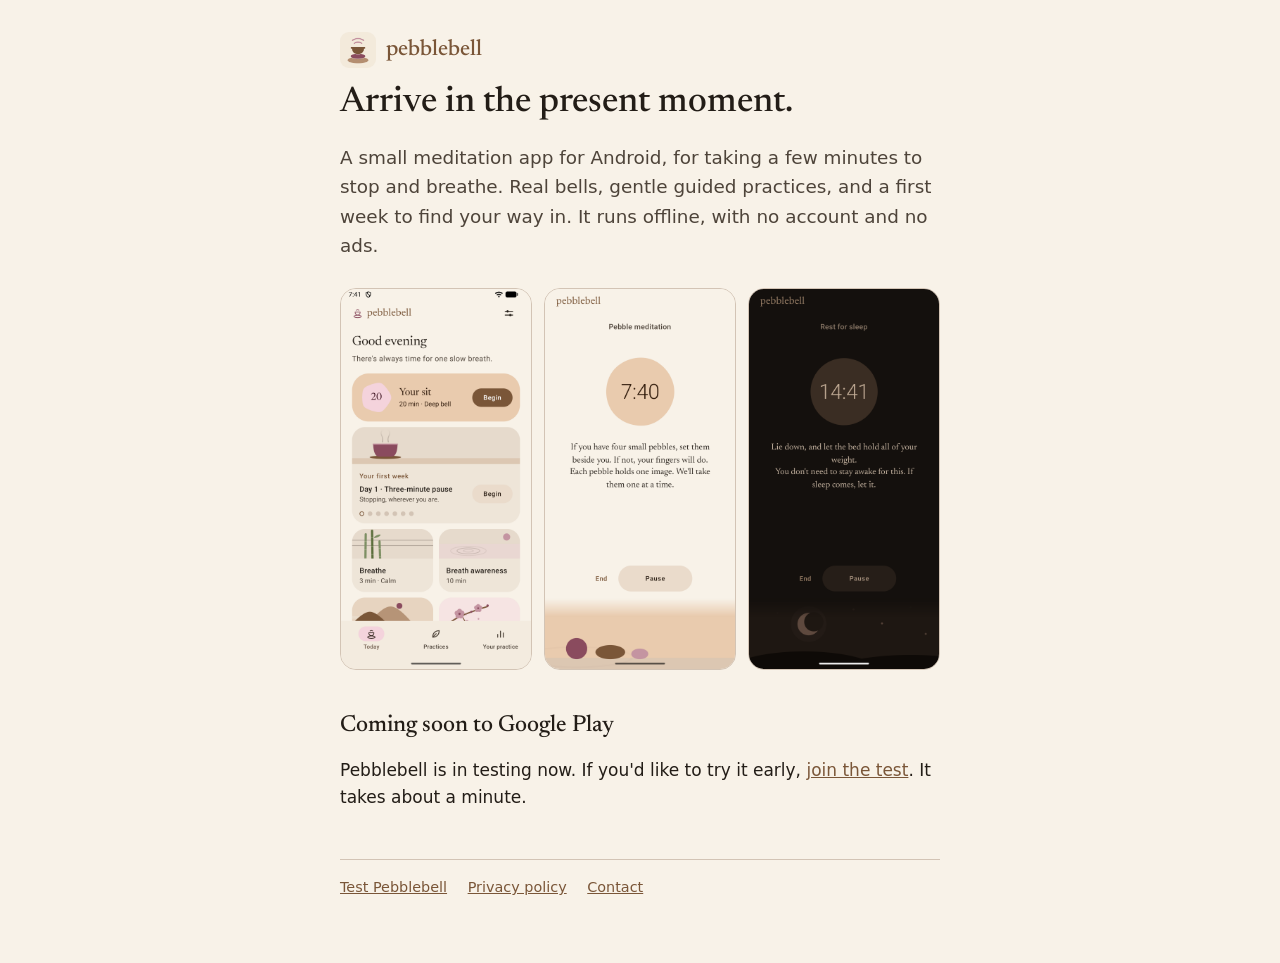
<file: index.html>
<!doctype html>
<html lang="en">
<head>
  <meta charset="utf-8">
  <meta name="viewport" content="width=device-width, initial-scale=1">
  <title>Pebblebell</title>
  <meta name="description" content="A simple meditation timer for Android, with real bells and gentle guided practices.">
  <link rel="icon" href="images/icon.png">
  <link rel="preconnect" href="https://fonts.googleapis.com">
  <link rel="preconnect" href="https://fonts.gstatic.com" crossorigin>
  <link rel="stylesheet" href="https://fonts.googleapis.com/css2?family=Newsreader:opsz,wght@6..72,500&display=swap">
  <link rel="stylesheet" href="style.css">
</head>
<body>
<main>
  <a class="brand" href="./"><img src="images/icon.png" alt=""><span class="wordmark">pebblebell</span></a>

  <h1>Arrive in the present moment.</h1>
  <p class="lead">
    A small meditation app for Android, for taking a few minutes to stop and breathe. Real bells,
    gentle guided practices, and a first week to find your way in. It runs offline, with no
    account and no ads.
  </p>

  <div class="shots">
    <img src="images/today.png" alt="The Today screen: your usual sit, the first week, and practice shortcuts">
    <img src="images/practice.png" alt="A guided practice in progress, with a breathing shape and a line of guidance">
    <img src="images/night.png" alt="A night sit, dark and dim">
  </div>

  <h2>Coming soon to Google Play</h2>
  <p>Pebblebell is in testing now. If you'd like to try it early,
    <a href="test/">join the test</a>. It takes about a minute.</p>

  <footer>
    <a href="test/">Test Pebblebell</a>
    <a href="privacy/">Privacy policy</a>
    <a href="mailto:pebblebell26@gmail.com">Contact</a>
  </footer>
</main>
</body>
</html>
</file>
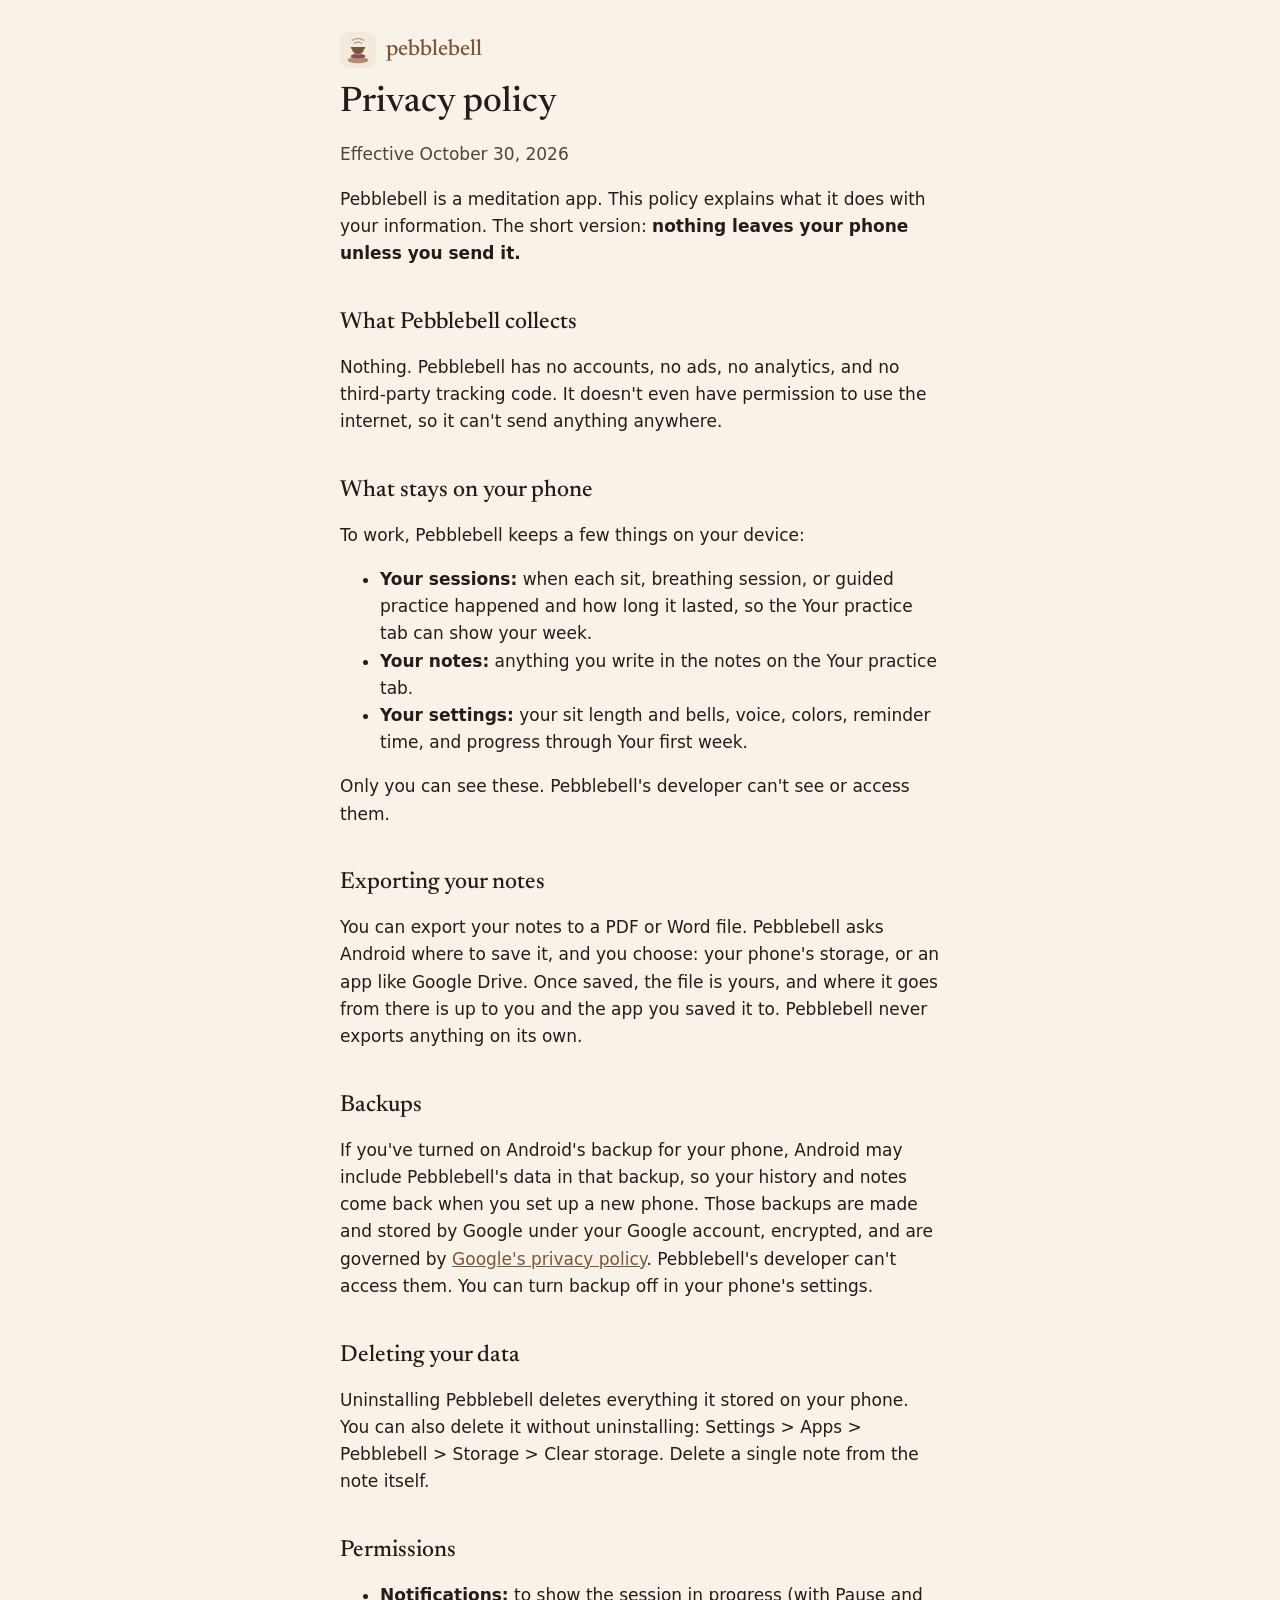
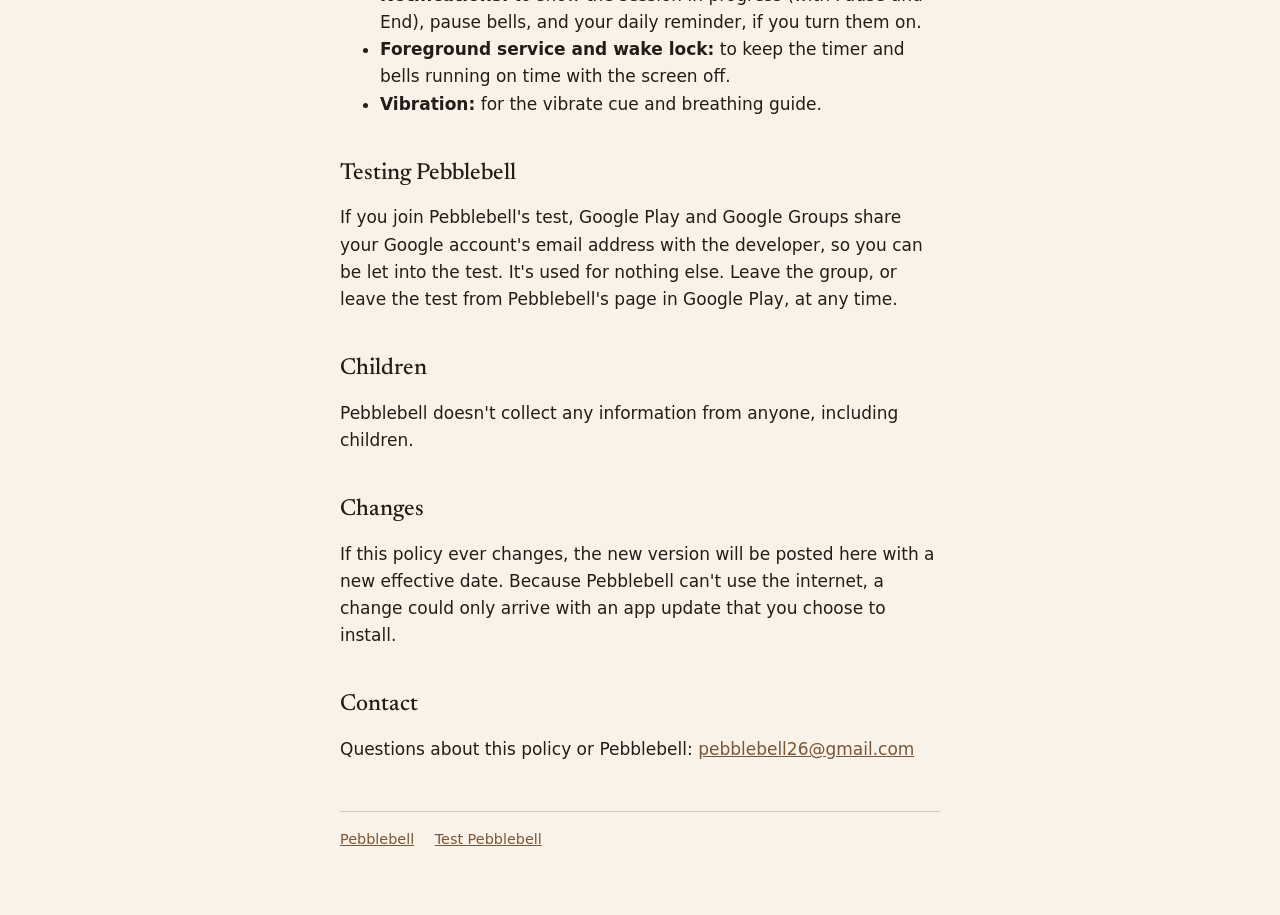
<file: privacy/index.html>
<!doctype html>
<html lang="en">
<head>
  <meta charset="utf-8">
  <meta name="viewport" content="width=device-width, initial-scale=1">
  <title>Pebblebell Privacy Policy</title>
  <meta name="description" content="Pebblebell collects nothing: no accounts, no ads, no analytics, and no internet access.">
  <link rel="icon" href="../images/icon.png">
  <link rel="preconnect" href="https://fonts.googleapis.com">
  <link rel="preconnect" href="https://fonts.gstatic.com" crossorigin>
  <link rel="stylesheet" href="https://fonts.googleapis.com/css2?family=Newsreader:opsz,wght@6..72,500&display=swap">
  <link rel="stylesheet" href="../style.css">
</head>
<body>
<main>
  <a class="brand" href="../"><img src="../images/icon.png" alt=""><span class="wordmark">pebblebell</span></a>

  <h1>Privacy policy</h1>
  <p class="muted">Effective October 30, 2026</p>

  <p>Pebblebell is a meditation app. This policy explains what it does with your information. The
    short version: <strong>nothing leaves your phone unless you send it.</strong></p>

  <h2>What Pebblebell collects</h2>
  <p>Nothing. Pebblebell has no accounts, no ads, no analytics, and no third-party tracking code.
    It doesn't even have permission to use the internet, so it can't send anything anywhere.</p>

  <h2>What stays on your phone</h2>
  <p>To work, Pebblebell keeps a few things on your device:</p>
  <ul>
    <li><strong>Your sessions:</strong> when each sit, breathing session, or guided practice
      happened and how long it lasted, so the Your practice tab can show your week.</li>
    <li><strong>Your notes:</strong> anything you write in the notes on the Your practice tab.</li>
    <li><strong>Your settings:</strong> your sit length and bells, voice, colors, reminder time,
      and progress through Your first week.</li>
  </ul>
  <p>Only you can see these. Pebblebell's developer can't see or access them.</p>

  <h2>Exporting your notes</h2>
  <p>You can export your notes to a PDF or Word file. Pebblebell asks Android where to save it,
    and you choose: your phone's storage, or an app like Google Drive. Once saved, the file is
    yours, and where it goes from there is up to you and the app you saved it to. Pebblebell
    never exports anything on its own.</p>

  <h2>Backups</h2>
  <p>If you've turned on Android's backup for your phone, Android may include Pebblebell's data in
    that backup, so your history and notes come back when you set up a new phone. Those backups
    are made and stored by Google under your Google account, encrypted, and are governed by
    <a href="https://policies.google.com/privacy">Google's privacy policy</a>. Pebblebell's
    developer can't access them. You can turn backup off in your phone's settings.</p>

  <h2>Deleting your data</h2>
  <p>Uninstalling Pebblebell deletes everything it stored on your phone. You can also delete it
    without uninstalling: Settings &gt; Apps &gt; Pebblebell &gt; Storage &gt; Clear storage.
    Delete a single note from the note itself.</p>

  <h2>Permissions</h2>
  <ul>
    <li><strong>Notifications:</strong> to show the session in progress (with Pause and End),
      pause bells, and your daily reminder, if you turn them on.</li>
    <li><strong>Foreground service and wake lock:</strong> to keep the timer and bells running on
      time with the screen off.</li>
    <li><strong>Vibration:</strong> for the vibrate cue and breathing guide.</li>
  </ul>

  <h2>Testing Pebblebell</h2>
  <p>If you join Pebblebell's test, Google Play and Google Groups share your Google account's
    email address with the developer, so you can be let into the test. It's used for nothing
    else. Leave the group, or leave the test from Pebblebell's page in Google Play, at any
    time.</p>

  <h2>Children</h2>
  <p>Pebblebell doesn't collect any information from anyone, including children.</p>

  <h2>Changes</h2>
  <p>If this policy ever changes, the new version will be posted here with a new effective date.
    Because Pebblebell can't use the internet, a change could only arrive with an app update that
    you choose to install.</p>

  <h2>Contact</h2>
  <p id="contact">Questions about this policy or Pebblebell: <a href="mailto:pebblebell26@gmail.com">pebblebell26@gmail.com</a></p>

  <footer>
    <a href="../">Pebblebell</a>
    <a href="../test/">Test Pebblebell</a>
  </footer>
</main>
</body>
</html>
</file>
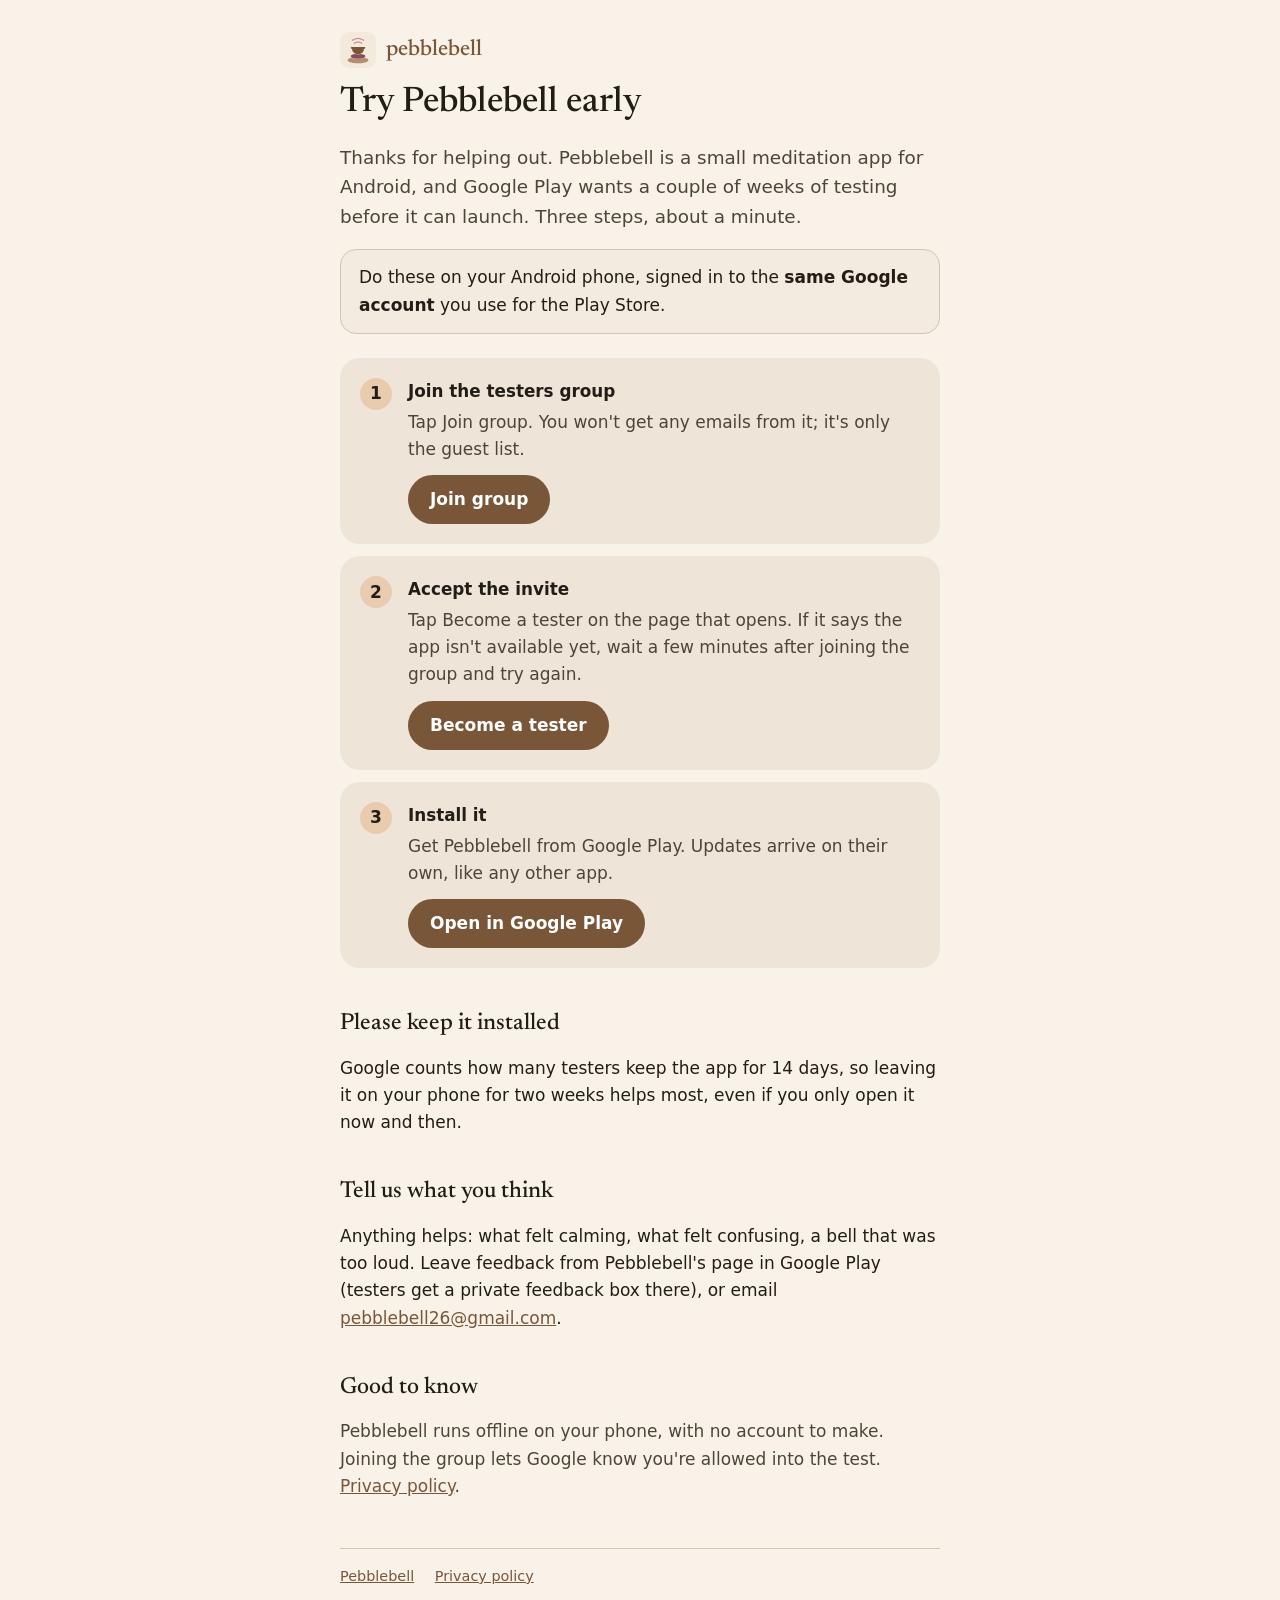
<file: test/index.html>
<!doctype html>
<html lang="en">
<head>
  <meta charset="utf-8">
  <meta name="viewport" content="width=device-width, initial-scale=1">
  <title>Test Pebblebell</title>
  <meta name="description" content="Try Pebblebell before it launches: join the test on Google Play in about a minute.">
  <link rel="icon" href="../images/icon.png">
  <link rel="preconnect" href="https://fonts.googleapis.com">
  <link rel="preconnect" href="https://fonts.gstatic.com" crossorigin>
  <link rel="stylesheet" href="https://fonts.googleapis.com/css2?family=Newsreader:opsz,wght@6..72,500&display=swap">
  <link rel="stylesheet" href="../style.css">
</head>
<body>
<main>
  <a class="brand" href="../"><img src="../images/icon.png" alt=""><span class="wordmark">pebblebell</span></a>

  <h1>Try Pebblebell early</h1>
  <p class="lead">
    Thanks for helping out. Pebblebell is a small meditation app for Android, and Google Play
    wants a couple of weeks of testing before it can launch. Three steps, about a minute.
  </p>

  <p class="note">
    Do these on your Android phone, signed in to the <strong>same Google account</strong> you use
    for the Play Store.
  </p>

  <ol class="steps">
    <li>
      <h3>Join the testers group</h3>
      <p>Tap Join group. You won't get any emails from it; it's only the guest list.</p>
      <p><a class="button" href="https://groups.google.com/g/pebblebell-testers">Join group</a></p>
    </li>
    <li>
      <h3>Accept the invite</h3>
      <p>Tap Become a tester on the page that opens. If it says the app isn't available yet, wait
        a few minutes after joining the group and try again.</p>
      <p><a class="button" href="https://play.google.com/apps/testing/io.github.coltonphass.pebblebell">Become a tester</a></p>
    </li>
    <li>
      <h3>Install it</h3>
      <p>Get Pebblebell from Google Play. Updates arrive on their own, like any other app.</p>
      <p><a class="button" href="https://play.google.com/store/apps/details?id=io.github.coltonphass.pebblebell">Open in Google Play</a></p>
    </li>
  </ol>

  <h2>Please keep it installed</h2>
  <p>Google counts how many testers keep the app for 14 days, so leaving it on your phone for two
    weeks helps most, even if you only open it now and then.</p>

  <h2>Tell us what you think</h2>
  <p>Anything helps: what felt calming, what felt confusing, a bell that was too loud. Leave
    feedback from Pebblebell's page in Google Play (testers get a private feedback box there), or
    email <a href="mailto:pebblebell26@gmail.com">pebblebell26@gmail.com</a>.</p>

  <h2>Good to know</h2>
  <p class="muted">Pebblebell runs offline on your phone, with no account to make. Joining the
    group lets Google know you're allowed into the test. <a href="../privacy/">Privacy policy</a>.</p>

  <footer>
    <a href="../">Pebblebell</a>
    <a href="../privacy/">Privacy policy</a>
  </footer>
</main>
</body>
</html>
</file>
<file: style.css>
/* Pebblebell's site, in the app's Earth colors. */
:root {
  --bg: #f8f2e8;
  --surface: #eee5d8;
  --surface-low: #f3ebdf;
  --text: #231d17;
  --muted: #4e443a;
  --primary: #7a5638;
  --on-primary: #ffffff;
  --primary-container: #e9cbae;
  --outline: #d3c4b5;
  --accent: #8a4b5e;
}

@media (prefers-color-scheme: dark) {
  :root {
    --bg: #1a1511;
    --surface: #27201a;
    --surface-low: #201a15;
    --text: #ede0d4;
    --muted: #d3c4b5;
    --primary: #e3be9c;
    --on-primary: #432b15;
    --primary-container: #5c3f25;
    --outline: #50453b;
    --accent: #f0b6c7;
  }
}

* { box-sizing: border-box; }

html { -webkit-text-size-adjust: 100%; }

body {
  margin: 0;
  background: var(--bg);
  color: var(--text);
  font: 17px/1.6 system-ui, -apple-system, "Segoe UI", Roboto, sans-serif;
}

main {
  max-width: 640px;
  margin: 0 auto;
  padding: 32px 20px 64px;
}

h1, h2, .wordmark {
  font-family: "Newsreader", Georgia, serif;
  font-weight: 500;
  line-height: 1.2;
}

h1 { font-size: 2.2rem; margin: 0.4em 0 0.3em; }
h2 { font-size: 1.45rem; margin: 1.8em 0 0.4em; }

a { color: var(--primary); }

.brand {
  display: flex;
  align-items: center;
  gap: 10px;
  text-decoration: none;
  color: var(--primary);
}
.brand img { width: 36px; height: 36px; border-radius: 9px; }
.wordmark { font-size: 1.4rem; }

.lead { font-size: 1.15rem; color: var(--muted); }
.muted { color: var(--muted); }

.steps { list-style: none; padding: 0; margin: 24px 0; counter-reset: step; }
.steps li {
  counter-increment: step;
  background: var(--surface);
  border-radius: 20px;
  padding: 20px 20px 20px 68px;
  margin-bottom: 12px;
  position: relative;
}
.steps li::before {
  content: counter(step);
  position: absolute;
  left: 20px;
  top: 20px;
  width: 32px;
  height: 32px;
  border-radius: 50%;
  background: var(--primary-container);
  color: var(--text);
  display: grid;
  place-items: center;
  font-weight: 600;
}
.steps h3 { margin: 0 0 4px; font-size: 1.05rem; }
.steps p { margin: 0 0 12px; color: var(--muted); }
.steps p:last-child { margin-bottom: 0; }

.button {
  display: inline-block;
  background: var(--primary);
  color: var(--on-primary);
  text-decoration: none;
  font-weight: 600;
  padding: 11px 22px;
  border-radius: 999px;
}
.button:focus-visible { outline: 3px solid var(--accent); outline-offset: 2px; }

.note {
  background: var(--surface-low);
  border: 1px solid var(--outline);
  border-radius: 16px;
  padding: 14px 18px;
}

.shots {
  display: flex;
  gap: 12px;
  margin: 28px 0;
}
.shots img {
  flex: 1;
  min-width: 0;
  border-radius: 16px;
  border: 1px solid var(--outline);
}

footer {
  margin-top: 48px;
  padding-top: 16px;
  border-top: 1px solid var(--outline);
  font-size: 0.9rem;
  color: var(--muted);
}
footer a { margin-right: 16px; }
</file>
